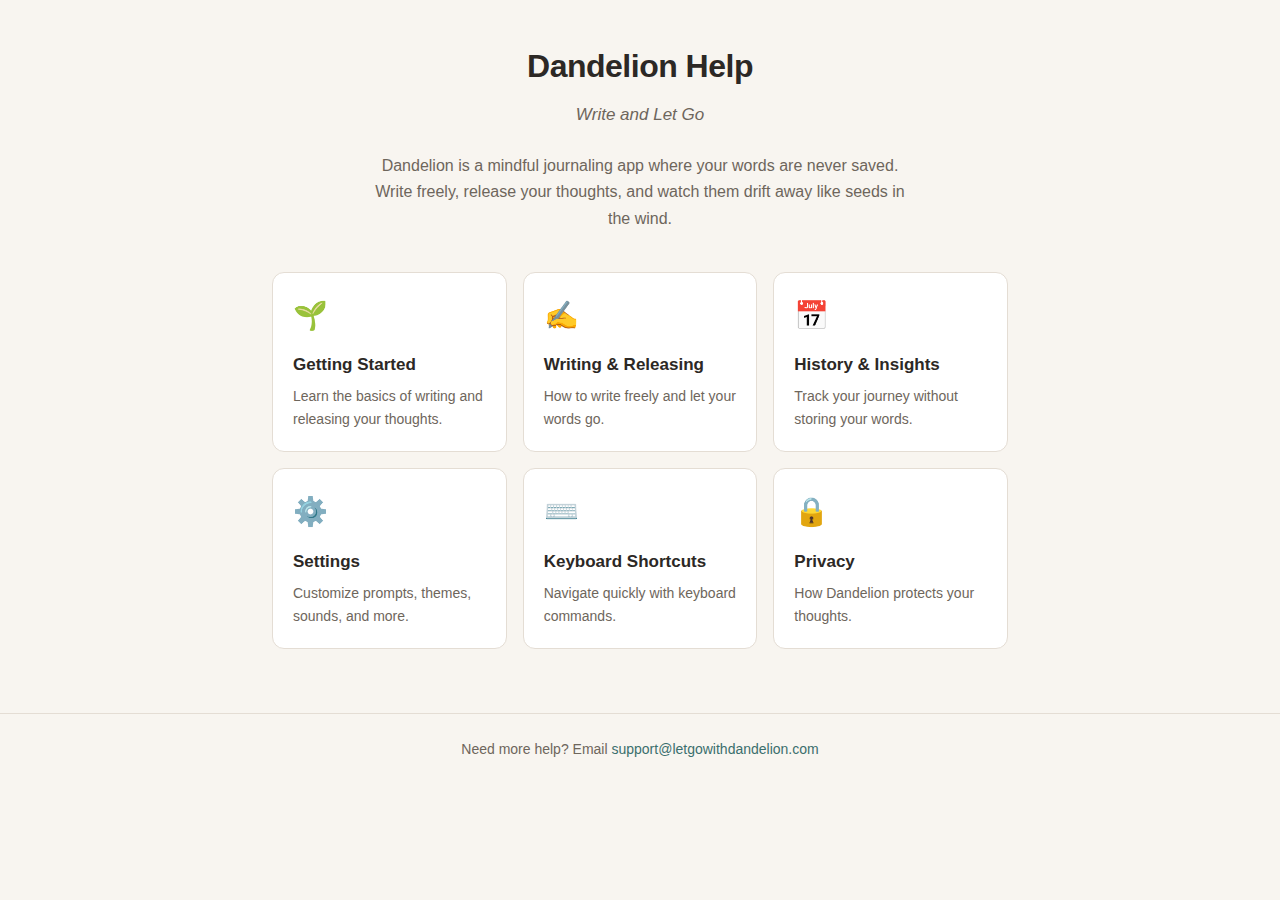
<file: Dandelion/Help/DandelionHelp.help/Contents/Resources/en.lproj/index.html>
<!DOCTYPE html>
<html lang="en">
<head>
  <meta charset="utf-8">
  <meta name="AppleTitle" content="Dandelion Help">
  <meta name="description" content="Learn how to use Dandelion to write and let go.">
  <title>Dandelion Help</title>
  <link rel="stylesheet" href="styles.css">
</head>
<body>
  <header>
    <h1>Dandelion Help</h1>
    <p class="tagline">Write and Let Go</p>
  </header>

  <section class="intro">
    <p>Dandelion is a mindful journaling app where your words are never saved. Write freely, release your thoughts, and watch them drift away like seeds in the wind.</p>
  </section>

  <nav class="topic-grid">
    <a href="getting-started.html" class="topic-card">
      <span class="icon">&#x1F331;</span>
      <h2>Getting Started</h2>
      <p>Learn the basics of writing and releasing your thoughts.</p>
    </a>

    <a href="writing.html" class="topic-card">
      <span class="icon">&#x270D;&#xFE0F;</span>
      <h2>Writing & Releasing</h2>
      <p>How to write freely and let your words go.</p>
    </a>

    <a href="history.html" class="topic-card">
      <span class="icon">&#x1F4C5;</span>
      <h2>History & Insights</h2>
      <p>Track your journey without storing your words.</p>
    </a>

    <a href="settings.html" class="topic-card">
      <span class="icon">&#x2699;&#xFE0F;</span>
      <h2>Settings</h2>
      <p>Customize prompts, themes, sounds, and more.</p>
    </a>

    <a href="shortcuts.html" class="topic-card">
      <span class="icon">&#x2328;&#xFE0F;</span>
      <h2>Keyboard Shortcuts</h2>
      <p>Navigate quickly with keyboard commands.</p>
    </a>

    <a href="privacy.html" class="topic-card">
      <span class="icon">&#x1F512;</span>
      <h2>Privacy</h2>
      <p>How Dandelion protects your thoughts.</p>
    </a>
  </nav>

  <footer>
    <p>Need more help? Email <a href="mailto:support@letgowithdandelion.com">support@letgowithdandelion.com</a></p>
  </footer>
</body>
</html>
</file>
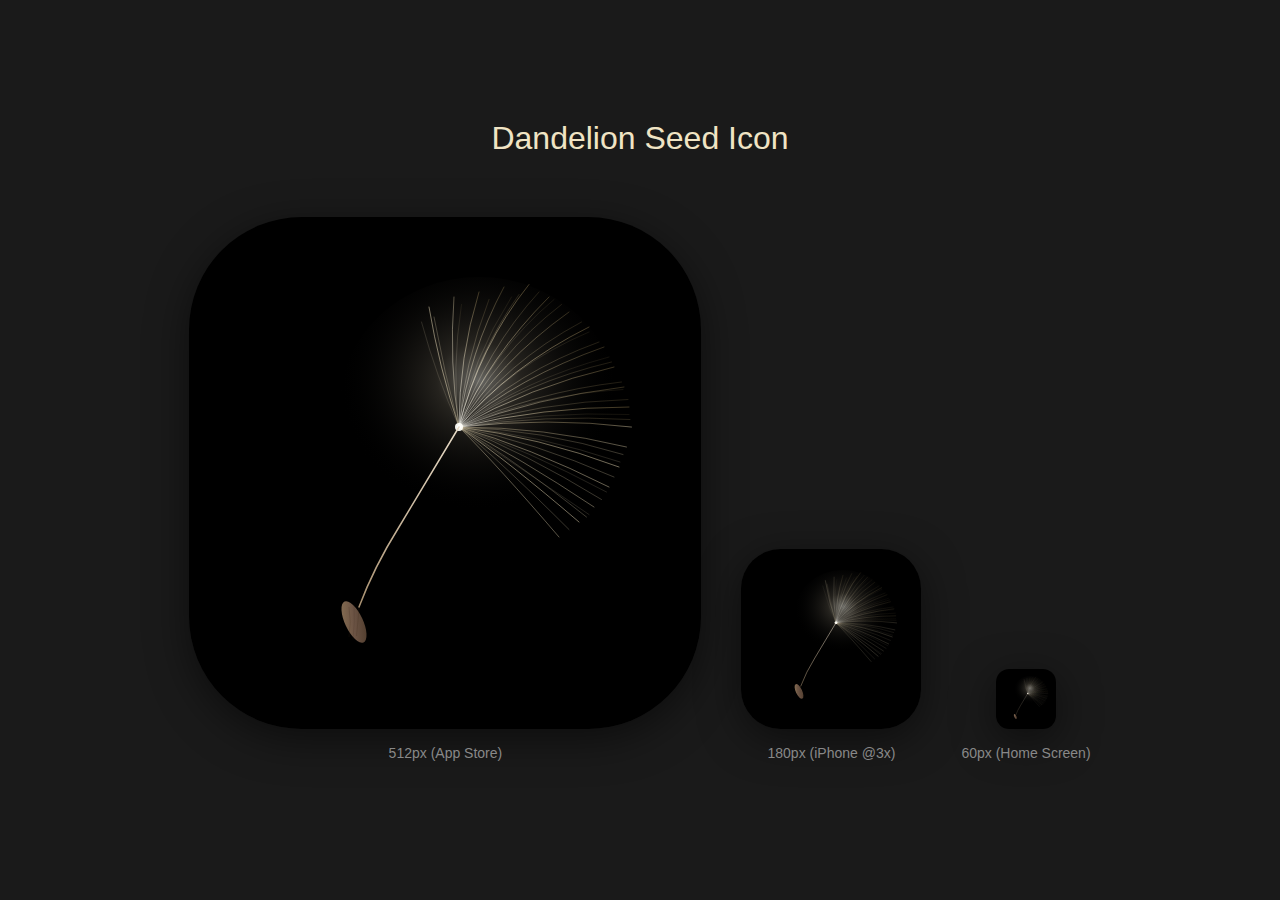
<file: Dandelion/Assets.xcassets/AppIcon-Seed.appiconset/preview.html>
<!DOCTYPE html>
<html>
<head>
  <title>Dandelion Seed Icon Preview</title>
  <style>
    body {
      background: #1a1a1a;
      display: flex;
      flex-direction: column;
      align-items: center;
      justify-content: center;
      min-height: 100vh;
      margin: 0;
      font-family: -apple-system, BlinkMacSystemFont, sans-serif;
      color: #888;
    }
    .preview-container {
      display: flex;
      gap: 40px;
      align-items: flex-end;
      margin-bottom: 40px;
    }
    .preview {
      text-align: center;
    }
    .preview img, .preview object {
      border-radius: 22%;
      box-shadow: 0 10px 40px rgba(0,0,0,0.5);
    }
    .label {
      margin-top: 12px;
      font-size: 14px;
    }
    h1 {
      color: #f0e4c4;
      font-weight: 300;
      margin-bottom: 60px;
    }
  </style>
</head>
<body>
  <h1>Dandelion Seed Icon</h1>
  <div class="preview-container">
    <div class="preview">
      <object data="dandelion-seed.svg" type="image/svg+xml" width="512" height="512"></object>
      <div class="label">512px (App Store)</div>
    </div>
    <div class="preview">
      <object data="dandelion-seed.svg" type="image/svg+xml" width="180" height="180"></object>
      <div class="label">180px (iPhone @3x)</div>
    </div>
    <div class="preview">
      <object data="dandelion-seed.svg" type="image/svg+xml" width="60" height="60"></object>
      <div class="label">60px (Home Screen)</div>
    </div>
  </div>
</body>
</html>
</file>
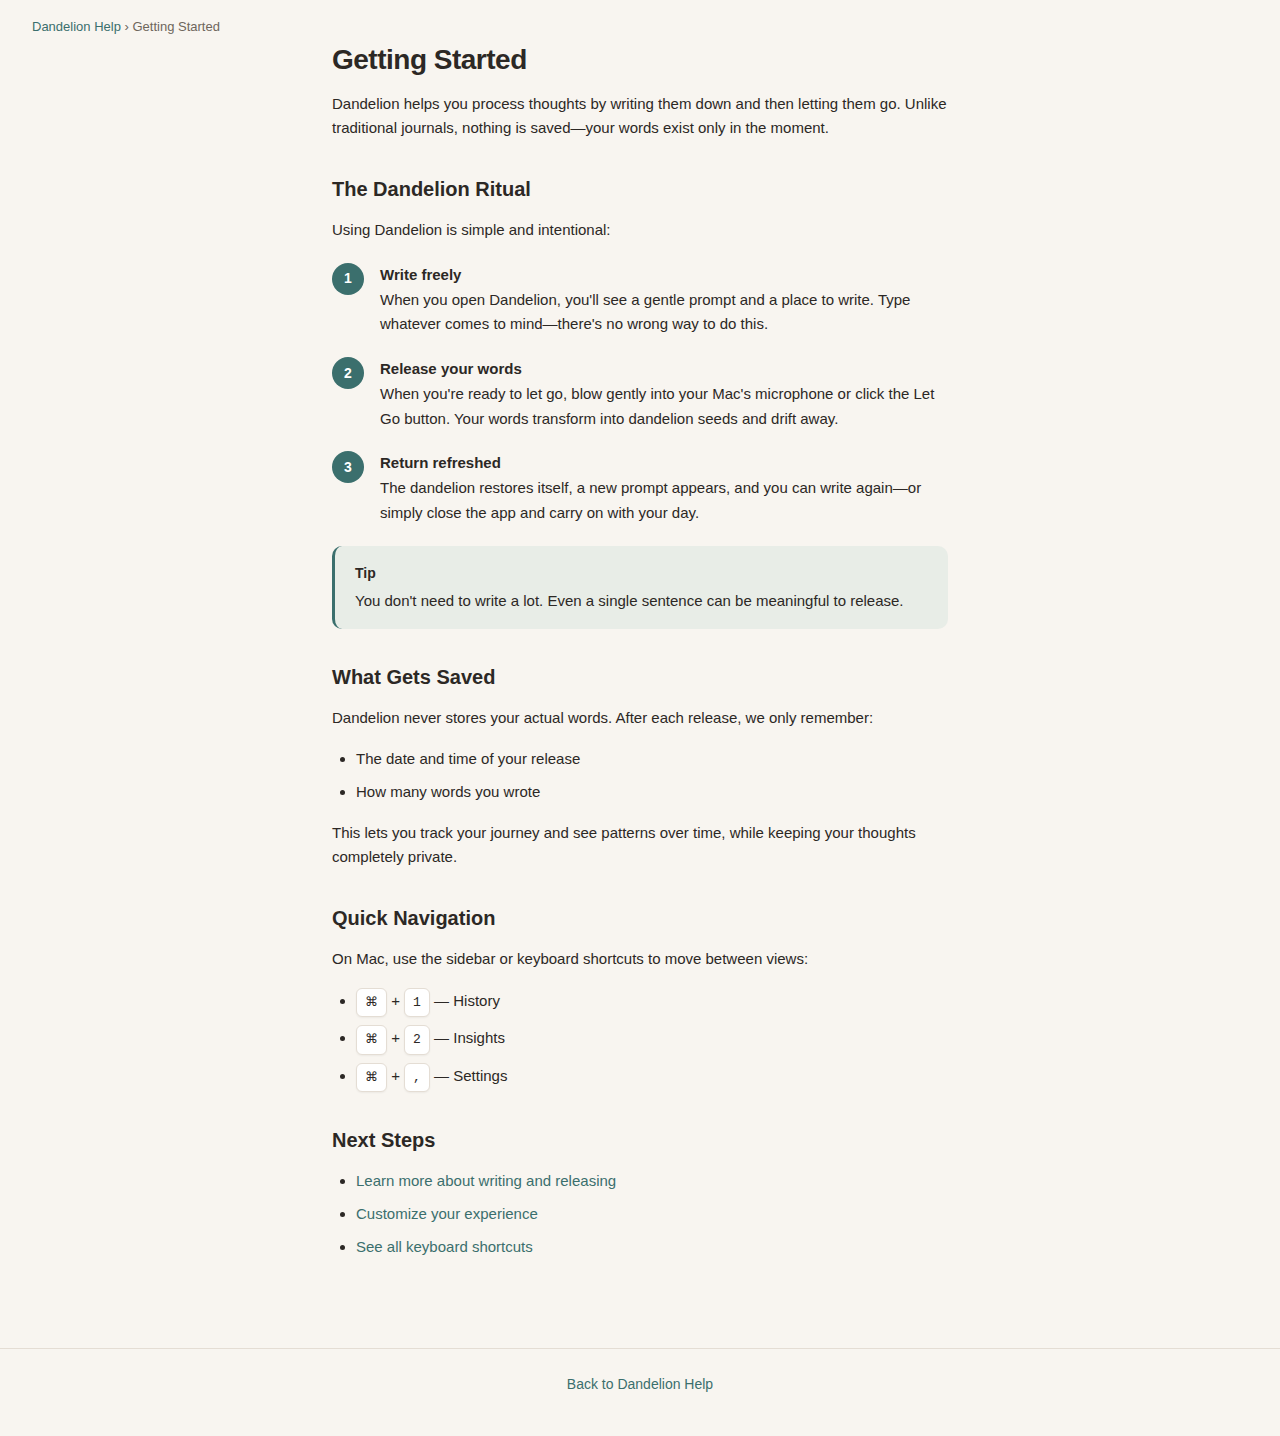
<file: Dandelion/Help/DandelionHelp.help/Contents/Resources/en.lproj/getting-started.html>
<!DOCTYPE html>
<html lang="en">
<head>
  <meta charset="utf-8">
  <meta name="description" content="Get started with Dandelion - learn the basics of mindful journaling.">
  <title>Getting Started - Dandelion Help</title>
  <link rel="stylesheet" href="styles.css">
</head>
<body>
  <nav class="breadcrumb">
    <a href="index.html">Dandelion Help</a> &rsaquo; Getting Started
  </nav>

  <main>
    <h1>Getting Started</h1>
    <p>Dandelion helps you process thoughts by writing them down and then letting them go. Unlike traditional journals, nothing is saved—your words exist only in the moment.</p>

    <h2>The Dandelion Ritual</h2>
    <p>Using Dandelion is simple and intentional:</p>

    <ol class="steps">
      <li>
        <strong>Write freely</strong><br>
        When you open Dandelion, you'll see a gentle prompt and a place to write. Type whatever comes to mind—there's no wrong way to do this.
      </li>
      <li>
        <strong>Release your words</strong><br>
        When you're ready to let go, blow gently into your Mac's microphone or click the Let Go button. Your words transform into dandelion seeds and drift away.
      </li>
      <li>
        <strong>Return refreshed</strong><br>
        The dandelion restores itself, a new prompt appears, and you can write again—or simply close the app and carry on with your day.
      </li>
    </ol>

    <div class="tip">
      <strong>Tip</strong>
      You don't need to write a lot. Even a single sentence can be meaningful to release.
    </div>

    <h2>What Gets Saved</h2>
    <p>Dandelion never stores your actual words. After each release, we only remember:</p>
    <ul>
      <li>The date and time of your release</li>
      <li>How many words you wrote</li>
    </ul>
    <p>This lets you track your journey and see patterns over time, while keeping your thoughts completely private.</p>

    <h2>Quick Navigation</h2>
    <p>On Mac, use the sidebar or keyboard shortcuts to move between views:</p>
    <ul>
      <li><kbd>&#8984;</kbd> + <kbd>1</kbd> — History</li>
      <li><kbd>&#8984;</kbd> + <kbd>2</kbd> — Insights</li>
      <li><kbd>&#8984;</kbd> + <kbd>,</kbd> — Settings</li>
    </ul>

    <h2>Next Steps</h2>
    <ul>
      <li><a href="writing.html">Learn more about writing and releasing</a></li>
      <li><a href="settings.html">Customize your experience</a></li>
      <li><a href="shortcuts.html">See all keyboard shortcuts</a></li>
    </ul>
  </main>

  <footer>
    <p><a href="index.html">Back to Dandelion Help</a></p>
  </footer>
</body>
</html>
</file>
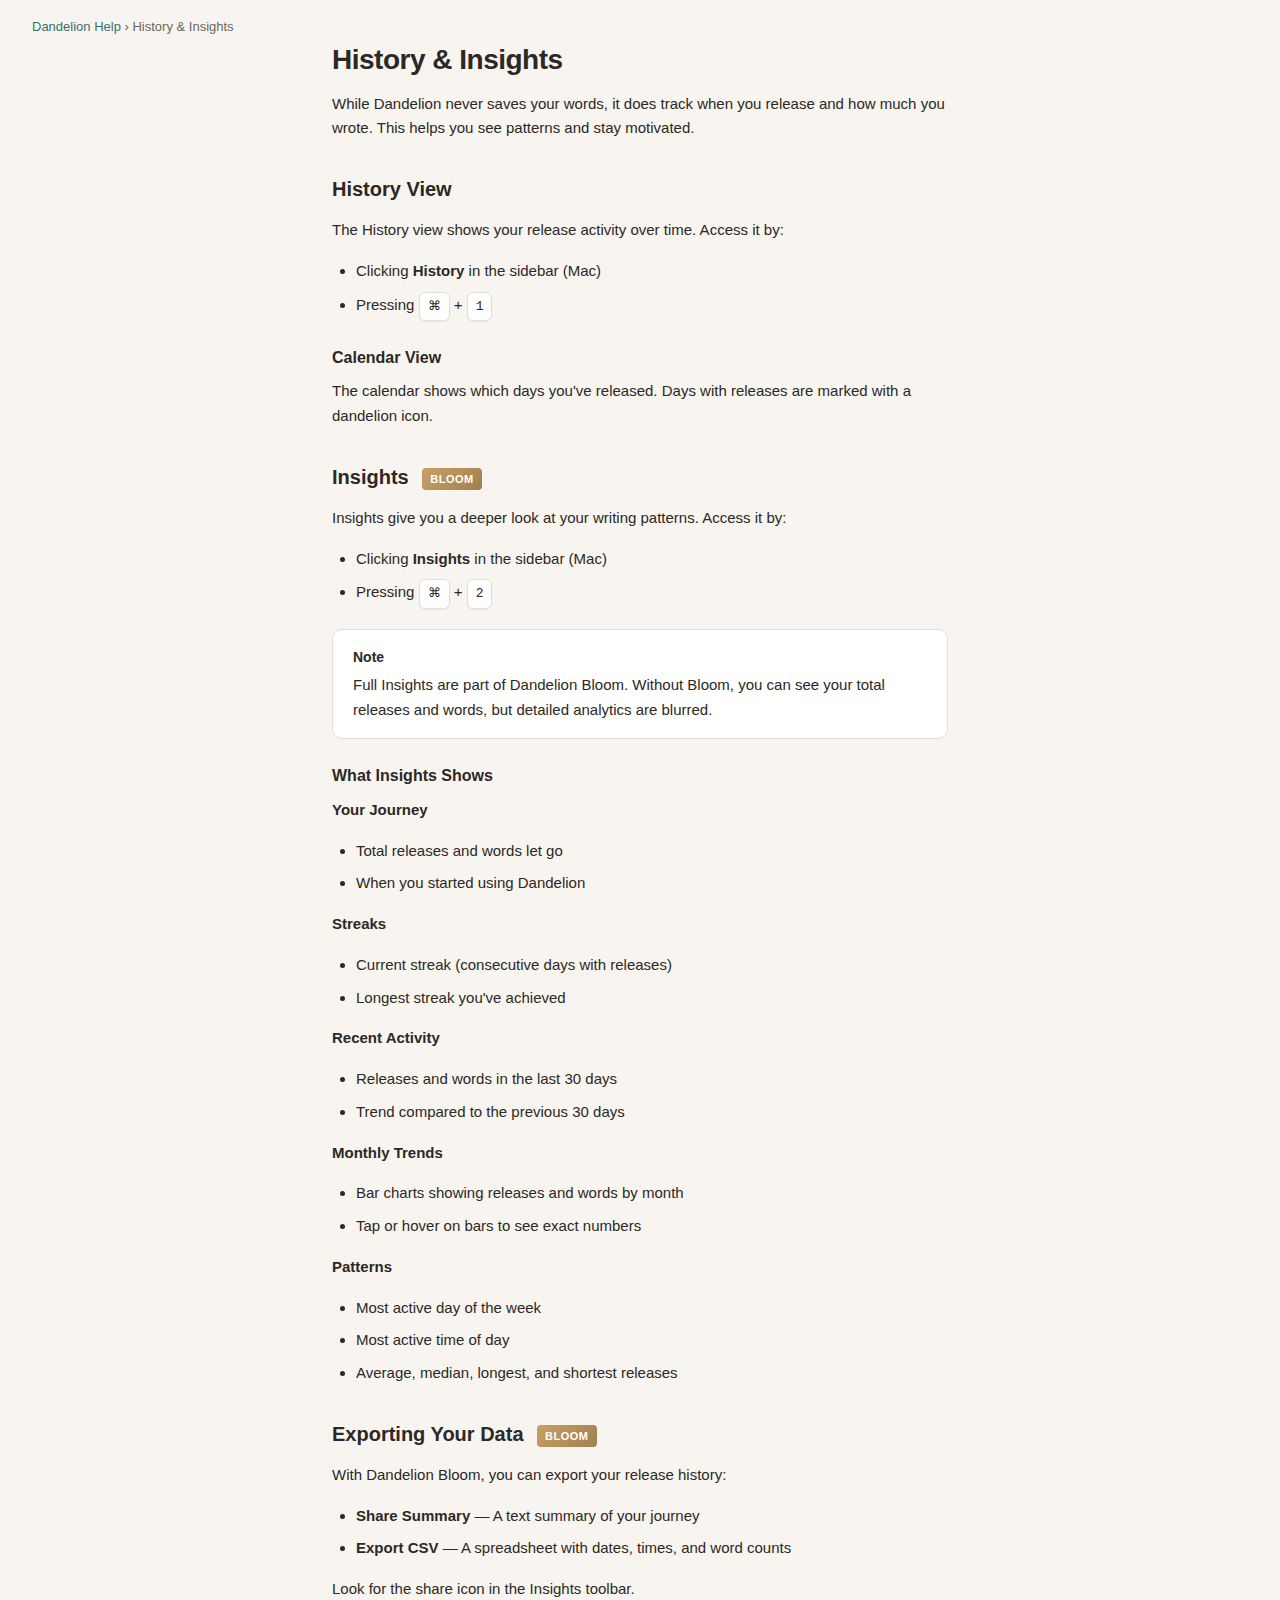
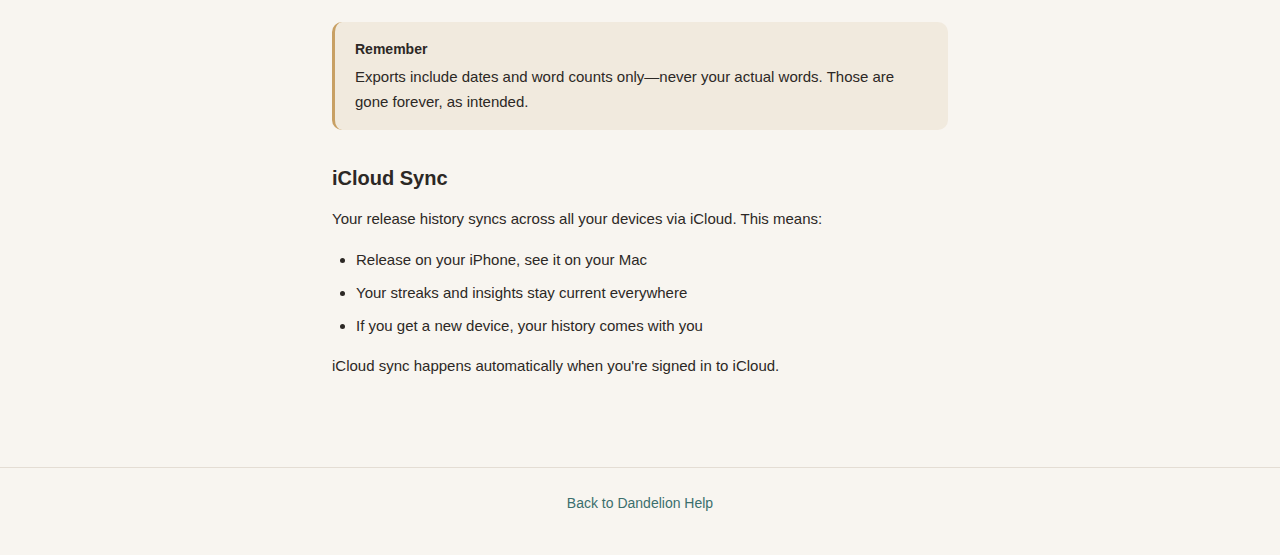
<file: Dandelion/Help/DandelionHelp.help/Contents/Resources/en.lproj/history.html>
<!DOCTYPE html>
<html lang="en">
<head>
  <meta charset="utf-8">
  <meta name="description" content="Track your release history and discover insights about your writing patterns.">
  <title>History & Insights - Dandelion Help</title>
  <link rel="stylesheet" href="styles.css">
</head>
<body>
  <nav class="breadcrumb">
    <a href="index.html">Dandelion Help</a> &rsaquo; History & Insights
  </nav>

  <main>
    <h1>History & Insights</h1>
    <p>While Dandelion never saves your words, it does track when you release and how much you wrote. This helps you see patterns and stay motivated.</p>

    <h2>History View</h2>
    <p>The History view shows your release activity over time. Access it by:</p>
    <ul>
      <li>Clicking <strong>History</strong> in the sidebar (Mac)</li>
      <li>Pressing <kbd>&#8984;</kbd> + <kbd>1</kbd></li>
    </ul>

    <h3>Calendar View</h3>
    <p>The calendar shows which days you've released. Days with releases are marked with a dandelion icon.</p>

    <h2>Insights <span class="premium-badge">Bloom</span></h2>
    <p>Insights give you a deeper look at your writing patterns. Access it by:</p>
    <ul>
      <li>Clicking <strong>Insights</strong> in the sidebar (Mac)</li>
      <li>Pressing <kbd>&#8984;</kbd> + <kbd>2</kbd></li>
    </ul>

    <div class="note">
      <strong>Note</strong>
      Full Insights are part of Dandelion Bloom. Without Bloom, you can see your total releases and words, but detailed analytics are blurred.
    </div>

    <h3>What Insights Shows</h3>

    <p><strong>Your Journey</strong></p>
    <ul>
      <li>Total releases and words let go</li>
      <li>When you started using Dandelion</li>
    </ul>

    <p><strong>Streaks</strong></p>
    <ul>
      <li>Current streak (consecutive days with releases)</li>
      <li>Longest streak you've achieved</li>
    </ul>

    <p><strong>Recent Activity</strong></p>
    <ul>
      <li>Releases and words in the last 30 days</li>
      <li>Trend compared to the previous 30 days</li>
    </ul>

    <p><strong>Monthly Trends</strong></p>
    <ul>
      <li>Bar charts showing releases and words by month</li>
      <li>Tap or hover on bars to see exact numbers</li>
    </ul>

    <p><strong>Patterns</strong></p>
    <ul>
      <li>Most active day of the week</li>
      <li>Most active time of day</li>
      <li>Average, median, longest, and shortest releases</li>
    </ul>

    <h2>Exporting Your Data <span class="premium-badge">Bloom</span></h2>
    <p>With Dandelion Bloom, you can export your release history:</p>
    <ul>
      <li><strong>Share Summary</strong> — A text summary of your journey</li>
      <li><strong>Export CSV</strong> — A spreadsheet with dates, times, and word counts</li>
    </ul>
    <p>Look for the share icon in the Insights toolbar.</p>

    <div class="important">
      <strong>Remember</strong>
      Exports include dates and word counts only—never your actual words. Those are gone forever, as intended.
    </div>

    <h2>iCloud Sync</h2>
    <p>Your release history syncs across all your devices via iCloud. This means:</p>
    <ul>
      <li>Release on your iPhone, see it on your Mac</li>
      <li>Your streaks and insights stay current everywhere</li>
      <li>If you get a new device, your history comes with you</li>
    </ul>
    <p>iCloud sync happens automatically when you're signed in to iCloud.</p>
  </main>

  <footer>
    <p><a href="index.html">Back to Dandelion Help</a></p>
  </footer>
</body>
</html>
</file>
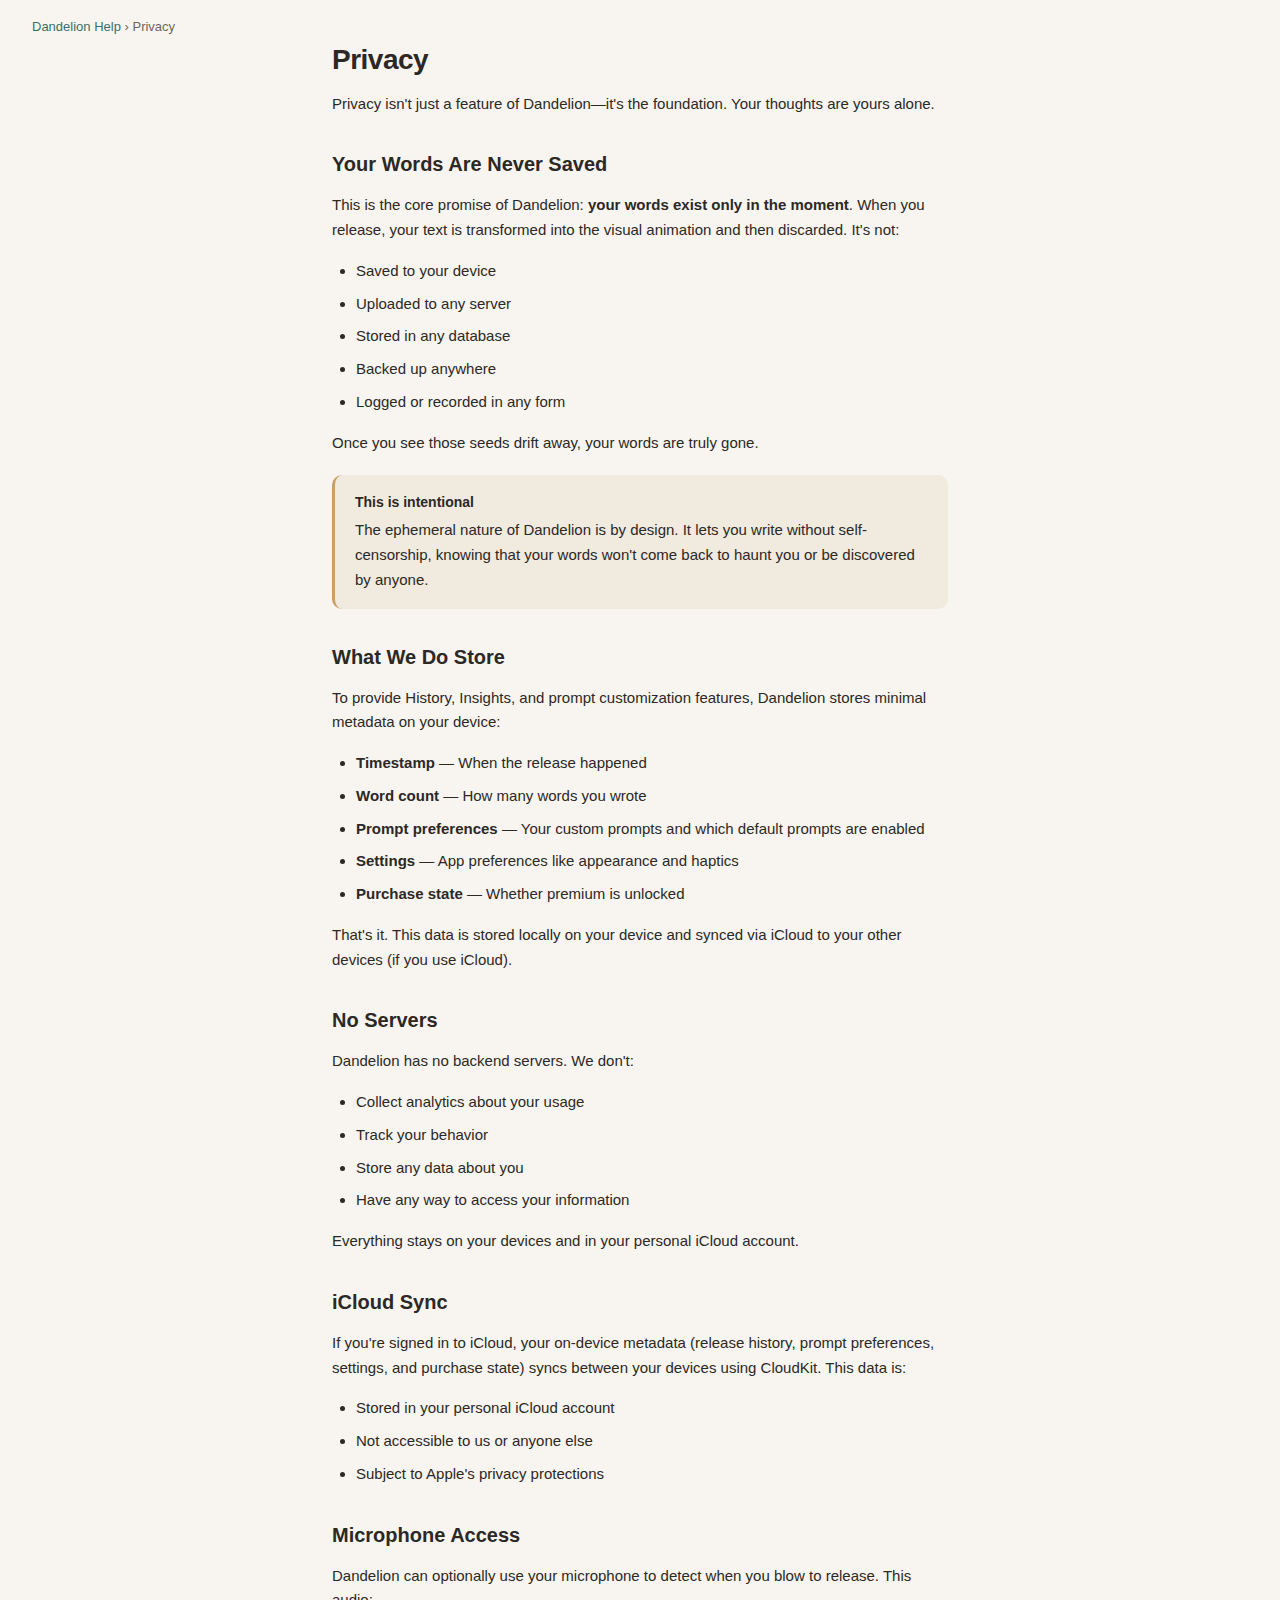
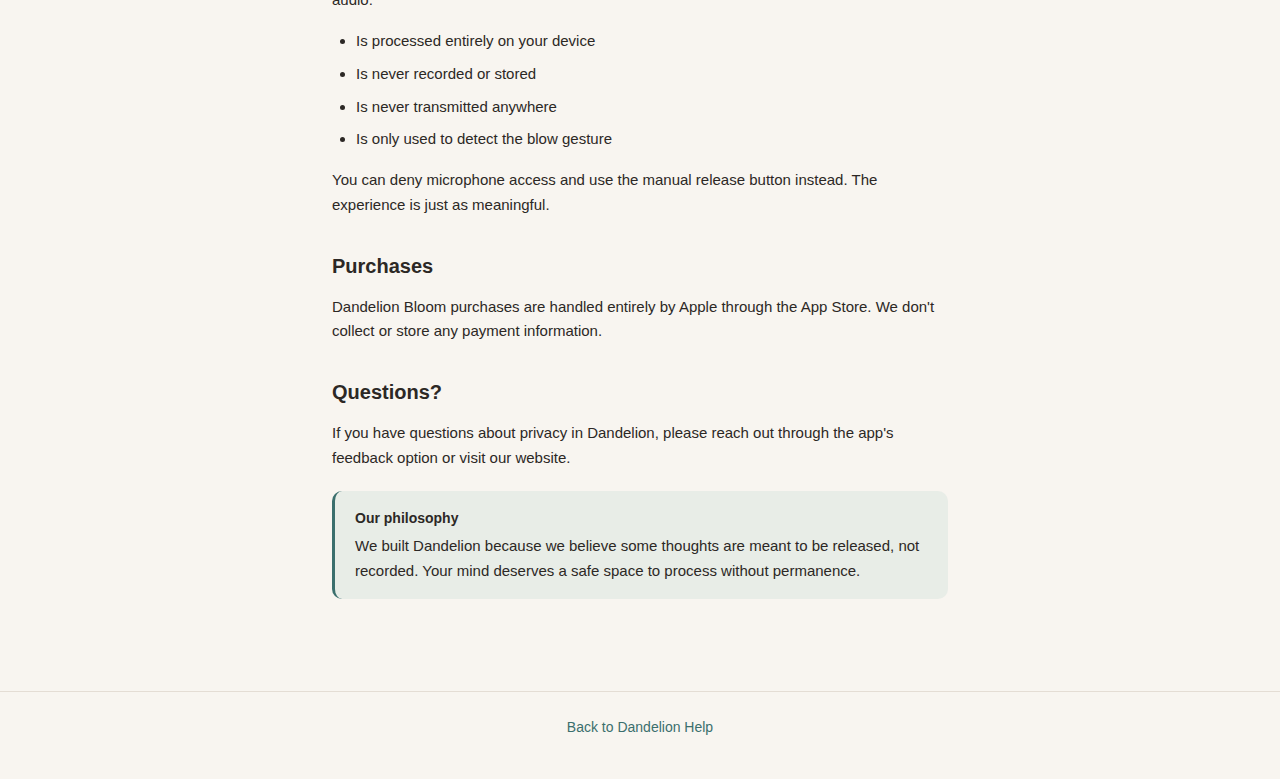
<file: Dandelion/Help/DandelionHelp.help/Contents/Resources/en.lproj/privacy.html>
<!DOCTYPE html>
<html lang="en">
<head>
  <meta charset="utf-8">
  <meta name="description" content="How Dandelion protects your privacy and keeps your thoughts safe.">
  <title>Privacy - Dandelion Help</title>
  <link rel="stylesheet" href="styles.css">
</head>
<body>
  <nav class="breadcrumb">
    <a href="index.html">Dandelion Help</a> &rsaquo; Privacy
  </nav>

  <main>
    <h1>Privacy</h1>
    <p>Privacy isn't just a feature of Dandelion—it's the foundation. Your thoughts are yours alone.</p>

    <h2>Your Words Are Never Saved</h2>
    <p>This is the core promise of Dandelion: <strong>your words exist only in the moment</strong>. When you release, your text is transformed into the visual animation and then discarded. It's not:</p>
    <ul>
      <li>Saved to your device</li>
      <li>Uploaded to any server</li>
      <li>Stored in any database</li>
      <li>Backed up anywhere</li>
      <li>Logged or recorded in any form</li>
    </ul>
    <p>Once you see those seeds drift away, your words are truly gone.</p>

    <div class="important">
      <strong>This is intentional</strong>
      The ephemeral nature of Dandelion is by design. It lets you write without self-censorship, knowing that your words won't come back to haunt you or be discovered by anyone.
    </div>

    <h2>What We Do Store</h2>
    <p>To provide History, Insights, and prompt customization features, Dandelion stores minimal metadata on your device:</p>
    <ul>
      <li><strong>Timestamp</strong> — When the release happened</li>
      <li><strong>Word count</strong> — How many words you wrote</li>
      <li><strong>Prompt preferences</strong> — Your custom prompts and which default prompts are enabled</li>
      <li><strong>Settings</strong> — App preferences like appearance and haptics</li>
      <li><strong>Purchase state</strong> — Whether premium is unlocked</li>
    </ul>
    <p>That's it. This data is stored locally on your device and synced via iCloud to your other devices (if you use iCloud).</p>

    <h2>No Servers</h2>
    <p>Dandelion has no backend servers. We don't:</p>
    <ul>
      <li>Collect analytics about your usage</li>
      <li>Track your behavior</li>
      <li>Store any data about you</li>
      <li>Have any way to access your information</li>
    </ul>
    <p>Everything stays on your devices and in your personal iCloud account.</p>

    <h2>iCloud Sync</h2>
    <p>If you're signed in to iCloud, your on-device metadata (release history, prompt preferences, settings, and purchase state) syncs between your devices using CloudKit. This data is:</p>
    <ul>
      <li>Stored in your personal iCloud account</li>
      <li>Not accessible to us or anyone else</li>
      <li>Subject to Apple's privacy protections</li>
    </ul>

    <h2>Microphone Access</h2>
    <p>Dandelion can optionally use your microphone to detect when you blow to release. This audio:</p>
    <ul>
      <li>Is processed entirely on your device</li>
      <li>Is never recorded or stored</li>
      <li>Is never transmitted anywhere</li>
      <li>Is only used to detect the blow gesture</li>
    </ul>
    <p>You can deny microphone access and use the manual release button instead. The experience is just as meaningful.</p>

    <h2>Purchases</h2>
    <p>Dandelion Bloom purchases are handled entirely by Apple through the App Store. We don't collect or store any payment information.</p>

    <h2>Questions?</h2>
    <p>If you have questions about privacy in Dandelion, please reach out through the app's feedback option or visit our website.</p>

    <div class="tip">
      <strong>Our philosophy</strong>
      We built Dandelion because we believe some thoughts are meant to be released, not recorded. Your mind deserves a safe space to process without permanence.
    </div>
  </main>

  <footer>
    <p><a href="index.html">Back to Dandelion Help</a></p>
  </footer>
</body>
</html>
</file>
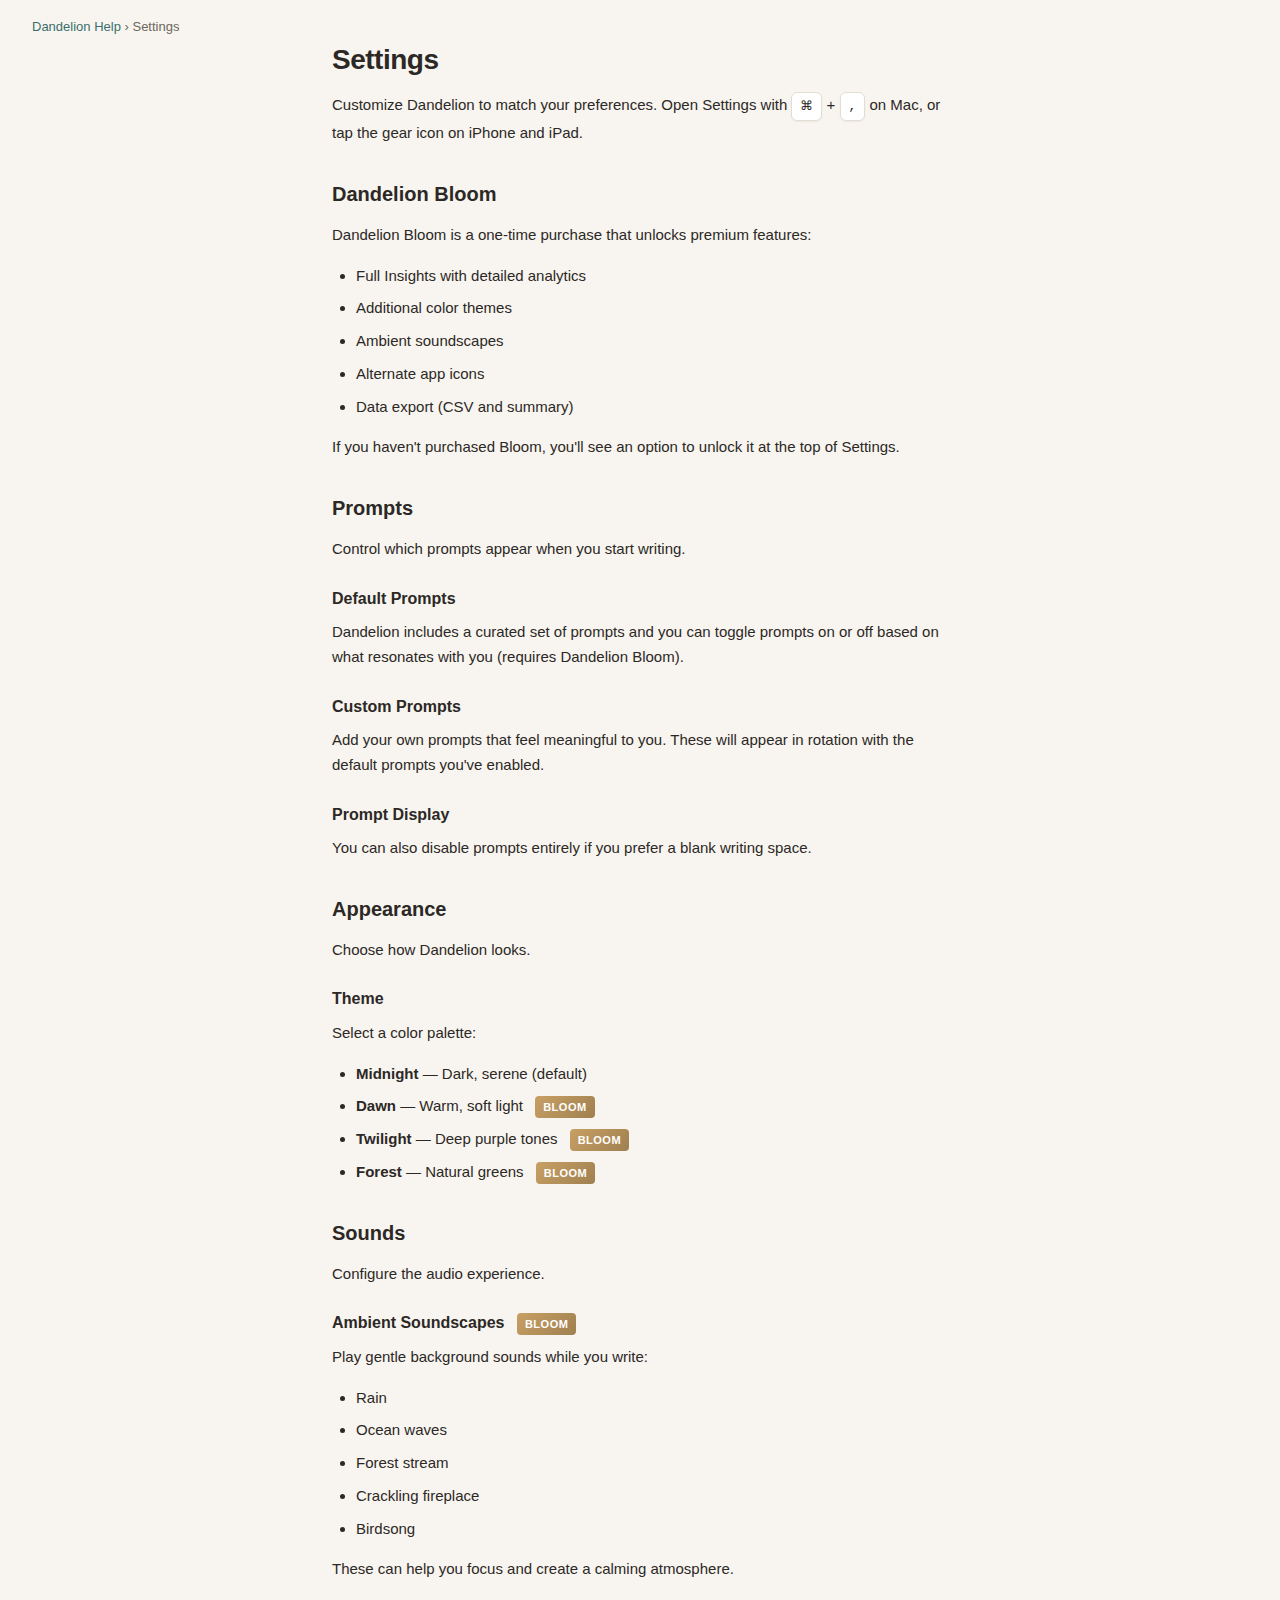
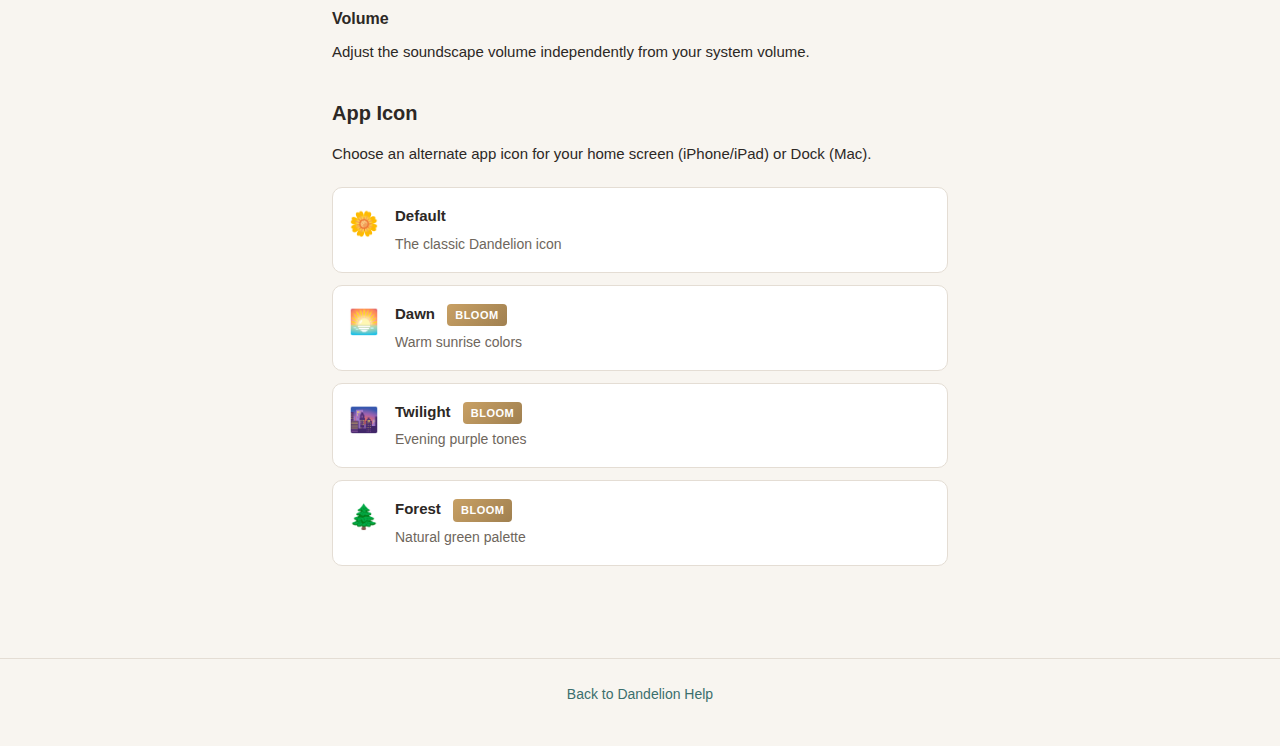
<file: Dandelion/Help/DandelionHelp.help/Contents/Resources/en.lproj/settings.html>
<!DOCTYPE html>
<html lang="en">
<head>
  <meta charset="utf-8">
  <meta name="description" content="Customize Dandelion with prompts, themes, sounds, and app icons.">
  <title>Settings - Dandelion Help</title>
  <link rel="stylesheet" href="styles.css">
</head>
<body>
  <nav class="breadcrumb">
    <a href="index.html">Dandelion Help</a> &rsaquo; Settings
  </nav>

  <main>
    <h1>Settings</h1>
    <p>Customize Dandelion to match your preferences. Open Settings with <kbd>&#8984;</kbd> + <kbd>,</kbd> on Mac, or tap the gear icon on iPhone and iPad.</p>

    <h2>Dandelion Bloom</h2>
    <p>Dandelion Bloom is a one-time purchase that unlocks premium features:</p>
    <ul>
      <li>Full Insights with detailed analytics</li>
      <li>Additional color themes</li>
      <li>Ambient soundscapes</li>
      <li>Alternate app icons</li>
      <li>Data export (CSV and summary)</li>
    </ul>
    <p>If you haven't purchased Bloom, you'll see an option to unlock it at the top of Settings.</p>

    <h2>Prompts</h2>
    <p>Control which prompts appear when you start writing.</p>

    <h3>Default Prompts</h3>
    <p>Dandelion includes a curated set of prompts and you can toggle prompts on or off based on what resonates with you (requires Dandelion Bloom).</p>

    <h3>Custom Prompts</h3>
    <p>Add your own prompts that feel meaningful to you. These will appear in rotation with the default prompts you've enabled.</p>

    <h3>Prompt Display</h3>
    <p>You can also disable prompts entirely if you prefer a blank writing space.</p>

    <h2>Appearance</h2>
    <p>Choose how Dandelion looks.</p>

    <h3>Theme</h3>
    <p>Select a color palette:</p>
    <ul>
      <li><strong>Midnight</strong> — Dark, serene (default)</li>
      <li><strong>Dawn</strong> — Warm, soft light <span class="premium-badge">Bloom</span></li>
      <li><strong>Twilight</strong> — Deep purple tones <span class="premium-badge">Bloom</span></li>
      <li><strong>Forest</strong> — Natural greens <span class="premium-badge">Bloom</span></li>
    </ul>

    <h2>Sounds</h2>
    <p>Configure the audio experience.</p>

    <h3>Ambient Soundscapes <span class="premium-badge">Bloom</span></h3>
    <p>Play gentle background sounds while you write:</p>
    <ul>
      <li>Rain</li>
      <li>Ocean waves</li>
      <li>Forest stream</li>
      <li>Crackling fireplace</li>
      <li>Birdsong</li>
    </ul>
    <p>These can help you focus and create a calming atmosphere.</p>

    <h3>Volume</h3>
    <p>Adjust the soundscape volume independently from your system volume.</p>

    <h2>App Icon</h2>
    <p>Choose an alternate app icon for your home screen (iPhone/iPad) or Dock (Mac).</p>

    <div class="feature-list">
      <div class="feature-item">
        <span class="icon">&#x1F33C;</span>
        <div>
          <h3>Default</h3>
          <p>The classic Dandelion icon</p>
        </div>
      </div>
      <div class="feature-item">
        <span class="icon">&#x1F305;</span>
        <div>
          <h3>Dawn <span class="premium-badge">Bloom</span></h3>
          <p>Warm sunrise colors</p>
        </div>
      </div>
      <div class="feature-item">
        <span class="icon">&#x1F306;</span>
        <div>
          <h3>Twilight <span class="premium-badge">Bloom</span></h3>
          <p>Evening purple tones</p>
        </div>
      </div>
      <div class="feature-item">
        <span class="icon">&#x1F332;</span>
        <div>
          <h3>Forest <span class="premium-badge">Bloom</span></h3>
          <p>Natural green palette</p>
        </div>
      </div>
    </div>
  </main>

  <footer>
    <p><a href="index.html">Back to Dandelion Help</a></p>
  </footer>
</body>
</html>
</file>
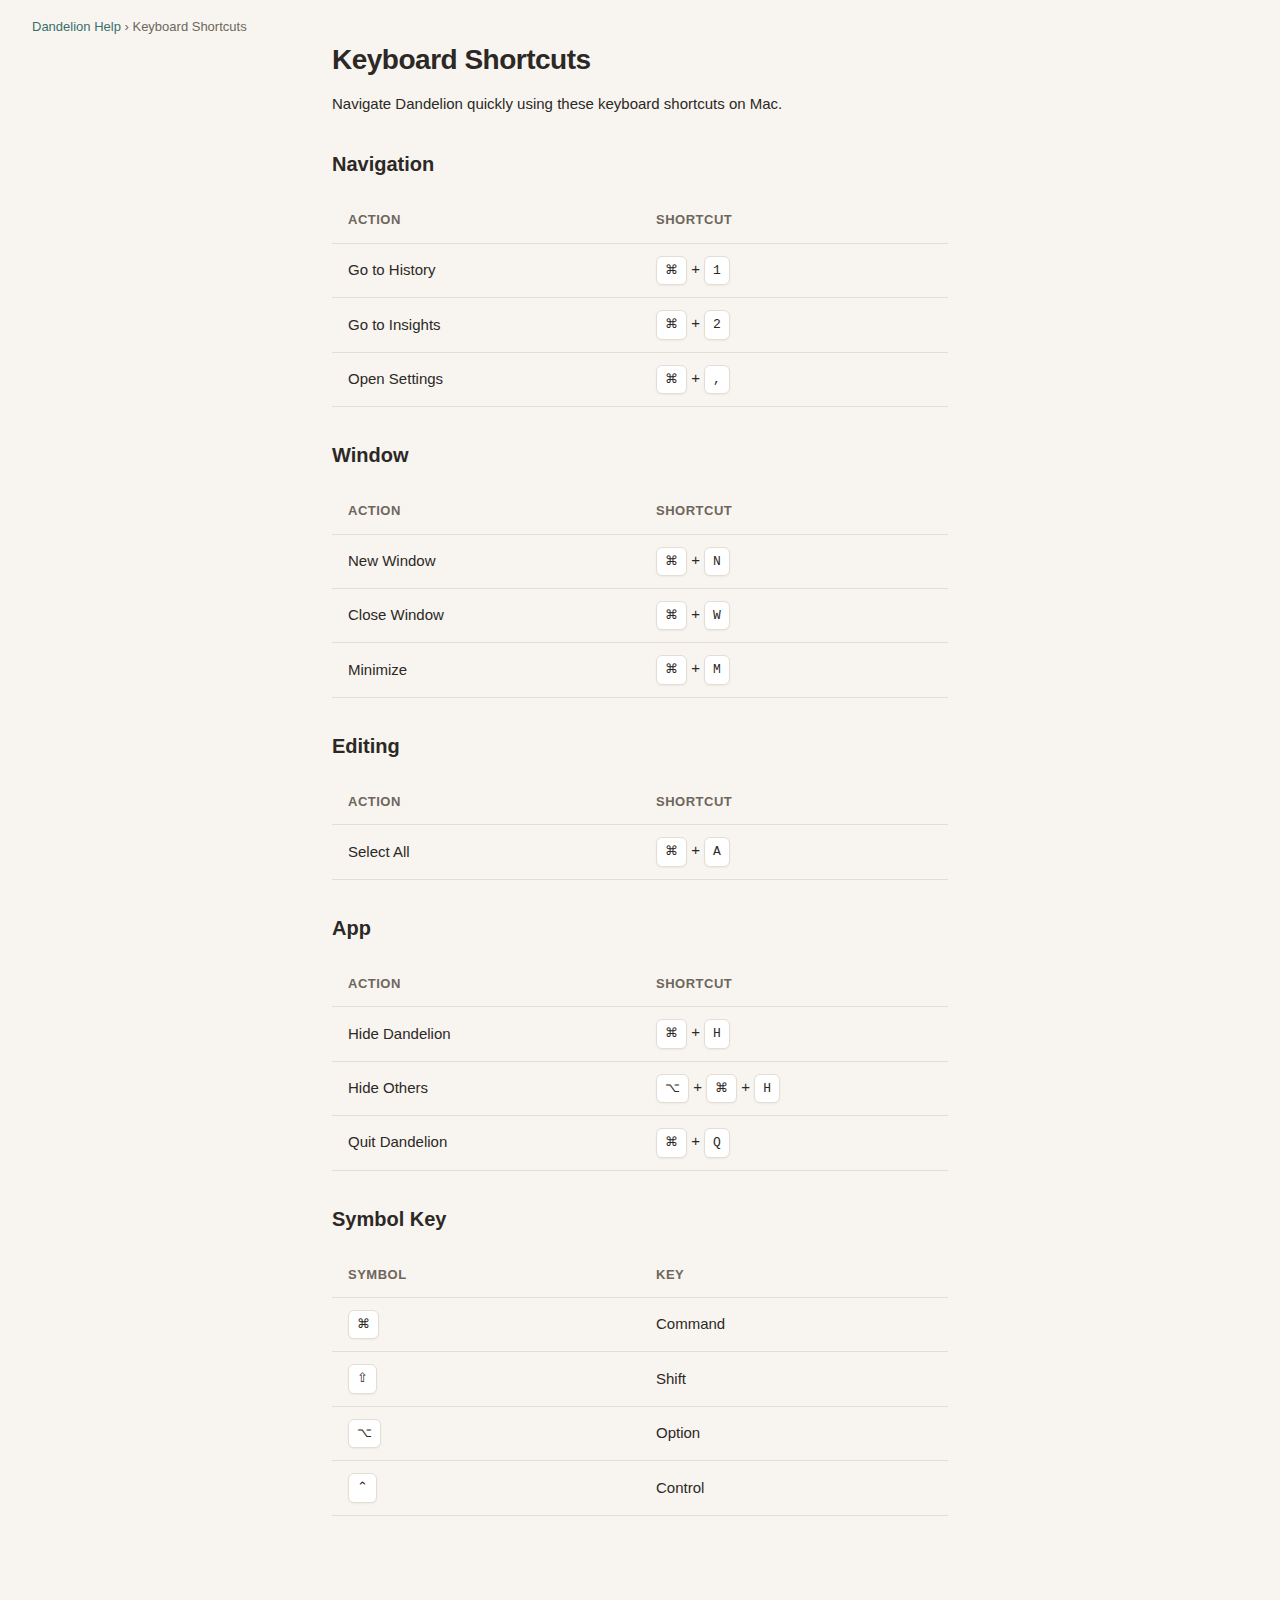
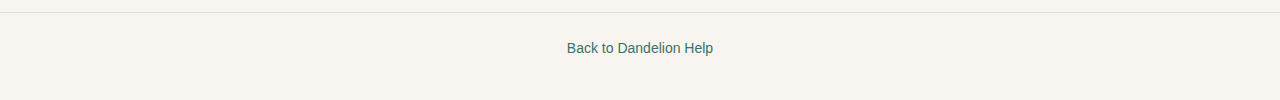
<file: Dandelion/Help/DandelionHelp.help/Contents/Resources/en.lproj/shortcuts.html>
<!DOCTYPE html>
<html lang="en">
<head>
  <meta charset="utf-8">
  <meta name="description" content="Keyboard shortcuts for navigating Dandelion on Mac.">
  <title>Keyboard Shortcuts - Dandelion Help</title>
  <link rel="stylesheet" href="styles.css">
</head>
<body>
  <nav class="breadcrumb">
    <a href="index.html">Dandelion Help</a> &rsaquo; Keyboard Shortcuts
  </nav>

  <main>
    <h1>Keyboard Shortcuts</h1>
    <p>Navigate Dandelion quickly using these keyboard shortcuts on Mac.</p>

    <h2>Navigation</h2>
    <table class="shortcuts-table">
      <thead>
        <tr>
          <th>Action</th>
          <th>Shortcut</th>
        </tr>
      </thead>
      <tbody>
        <tr>
          <td>Go to History</td>
          <td><kbd>&#8984;</kbd> + <kbd>1</kbd></td>
        </tr>
        <tr>
          <td>Go to Insights</td>
          <td><kbd>&#8984;</kbd> + <kbd>2</kbd></td>
        </tr>
        <tr>
          <td>Open Settings</td>
          <td><kbd>&#8984;</kbd> + <kbd>,</kbd></td>
        </tr>
      </tbody>
    </table>

    <h2>Window</h2>
    <table class="shortcuts-table">
      <thead>
        <tr>
          <th>Action</th>
          <th>Shortcut</th>
        </tr>
      </thead>
      <tbody>
        <tr>
          <td>New Window</td>
          <td><kbd>&#8984;</kbd> + <kbd>N</kbd></td>
        </tr>
        <tr>
          <td>Close Window</td>
          <td><kbd>&#8984;</kbd> + <kbd>W</kbd></td>
        </tr>
        <tr>
          <td>Minimize</td>
          <td><kbd>&#8984;</kbd> + <kbd>M</kbd></td>
        </tr>
      </tbody>
    </table>

    <h2>Editing</h2>
    <table class="shortcuts-table">
      <thead>
        <tr>
          <th>Action</th>
          <th>Shortcut</th>
        </tr>
      </thead>
      <tbody>
        <tr>
          <td>Select All</td>
          <td><kbd>&#8984;</kbd> + <kbd>A</kbd></td>
        </tr>
      </tbody>
    </table>

    <h2>App</h2>
    <table class="shortcuts-table">
      <thead>
        <tr>
          <th>Action</th>
          <th>Shortcut</th>
        </tr>
      </thead>
      <tbody>
        <tr>
          <td>Hide Dandelion</td>
          <td><kbd>&#8984;</kbd> + <kbd>H</kbd></td>
        </tr>
        <tr>
          <td>Hide Others</td>
          <td><kbd>&#8997;</kbd> + <kbd>&#8984;</kbd> + <kbd>H</kbd></td>
        </tr>
        <tr>
          <td>Quit Dandelion</td>
          <td><kbd>&#8984;</kbd> + <kbd>Q</kbd></td>
        </tr>
      </tbody>
    </table>

    <h2>Symbol Key</h2>
    <table class="shortcuts-table">
      <thead>
        <tr>
          <th>Symbol</th>
          <th>Key</th>
        </tr>
      </thead>
      <tbody>
        <tr>
          <td><kbd>&#8984;</kbd></td>
          <td>Command</td>
        </tr>
        <tr>
          <td><kbd>&#8679;</kbd></td>
          <td>Shift</td>
        </tr>
        <tr>
          <td><kbd>&#8997;</kbd></td>
          <td>Option</td>
        </tr>
        <tr>
          <td><kbd>&#8963;</kbd></td>
          <td>Control</td>
        </tr>
      </tbody>
    </table>
  </main>

  <footer>
    <p><a href="index.html">Back to Dandelion Help</a></p>
  </footer>
</body>
</html>
</file>
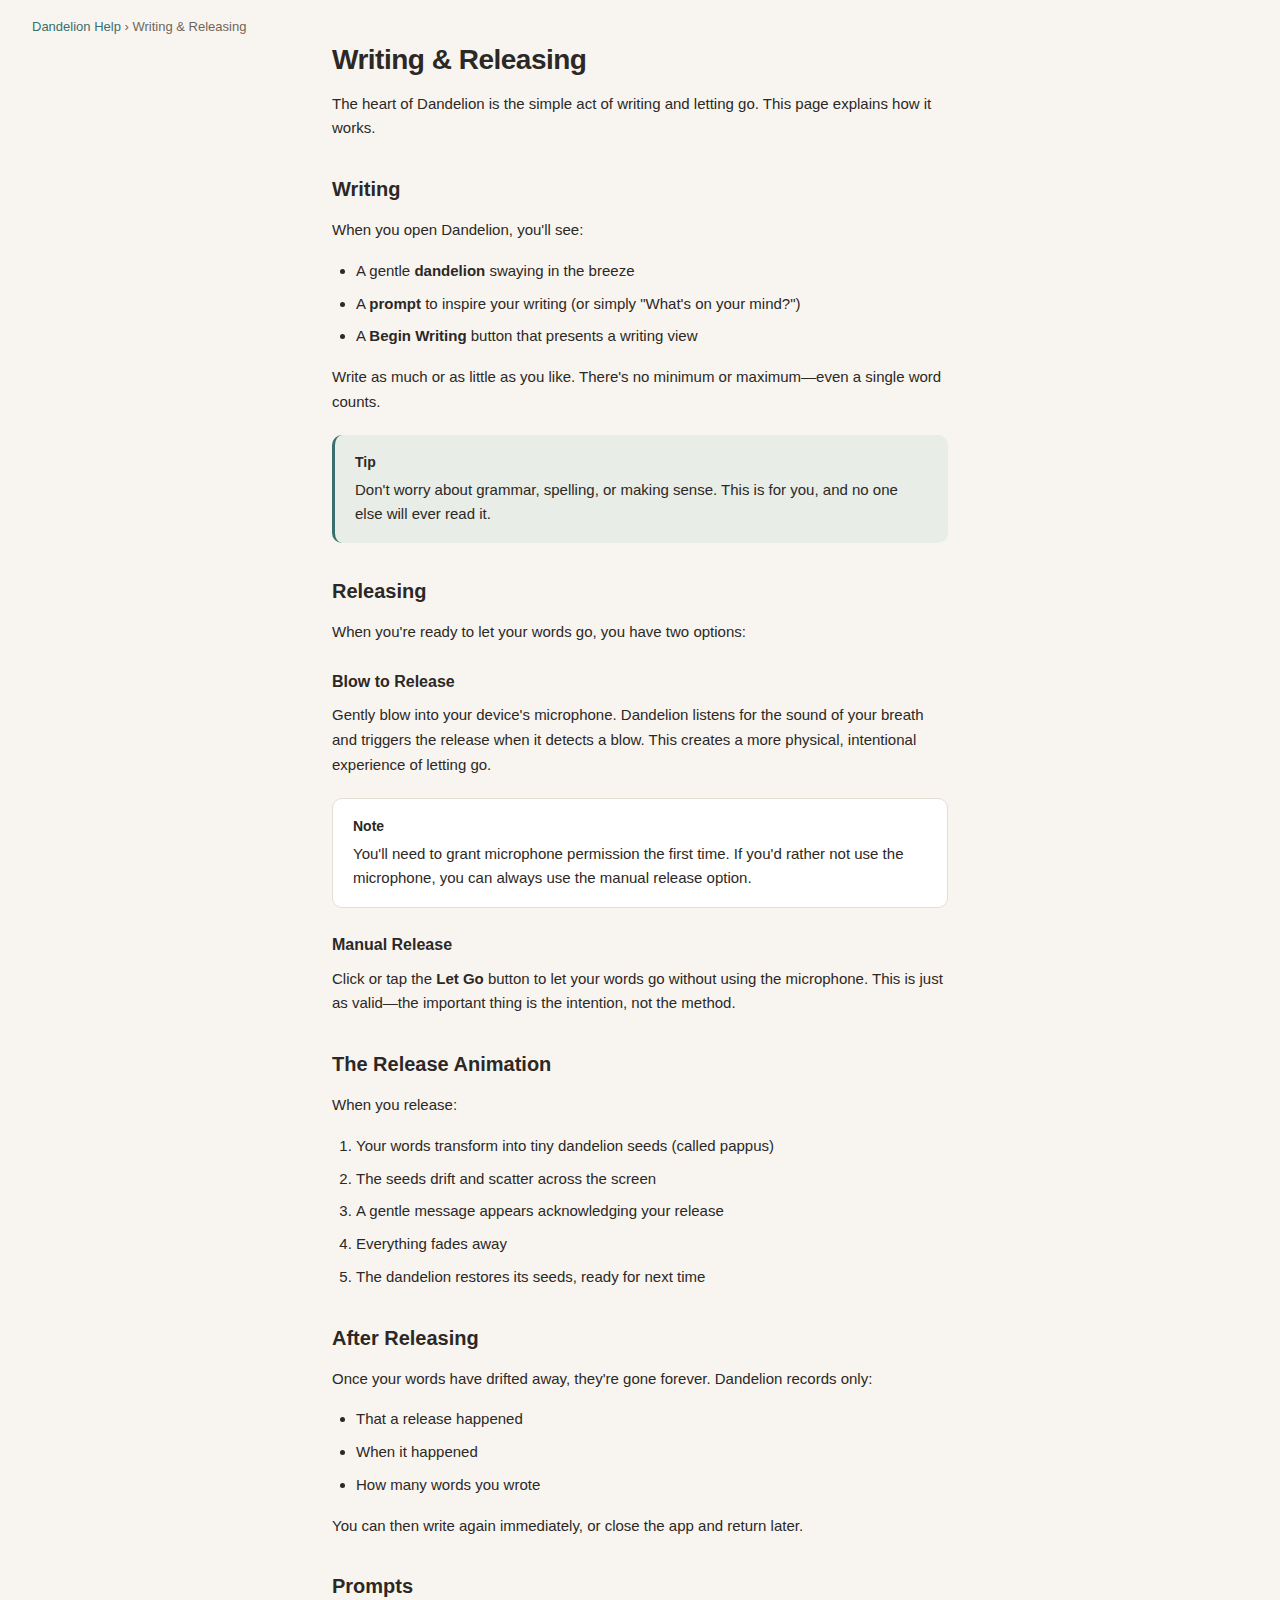
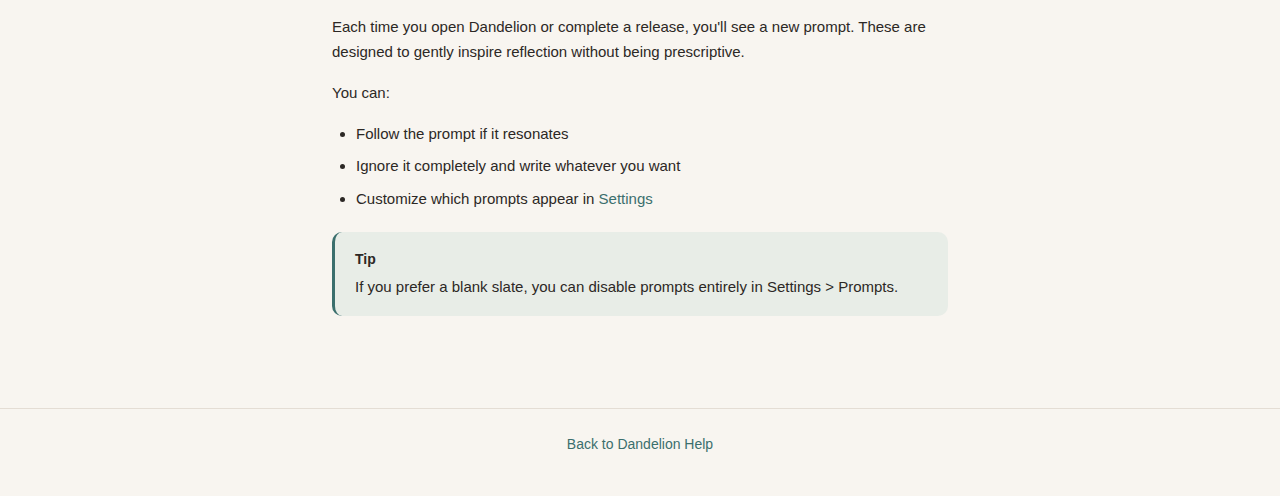
<file: Dandelion/Help/DandelionHelp.help/Contents/Resources/en.lproj/writing.html>
<!DOCTYPE html>
<html lang="en">
<head>
  <meta charset="utf-8">
  <meta name="description" content="Learn how to write and release your thoughts in Dandelion.">
  <title>Writing & Releasing - Dandelion Help</title>
  <link rel="stylesheet" href="styles.css">
</head>
<body>
  <nav class="breadcrumb">
    <a href="index.html">Dandelion Help</a> &rsaquo; Writing & Releasing
  </nav>

  <main>
    <h1>Writing & Releasing</h1>
    <p>The heart of Dandelion is the simple act of writing and letting go. This page explains how it works.</p>

    <h2>Writing</h2>
    <p>When you open Dandelion, you'll see:</p>
    <ul>
      <li>A gentle <strong>dandelion</strong> swaying in the breeze</li>
      <li>A <strong>prompt</strong> to inspire your writing (or simply "What's on your mind?")</li>
      <li>A <strong>Begin Writing</strong> button that presents a writing view</li>
    </ul>
    <p>Write as much or as little as you like. There's no minimum or maximum—even a single word counts.</p>

    <div class="tip">
      <strong>Tip</strong>
      Don't worry about grammar, spelling, or making sense. This is for you, and no one else will ever read it.
    </div>

    <h2>Releasing</h2>
    <p>When you're ready to let your words go, you have two options:</p>

    <h3>Blow to Release</h3>
    <p>Gently blow into your device's microphone. Dandelion listens for the sound of your breath and triggers the release when it detects a blow. This creates a more physical, intentional experience of letting go.</p>

    <div class="note">
      <strong>Note</strong>
      You'll need to grant microphone permission the first time. If you'd rather not use the microphone, you can always use the manual release option.
    </div>

    <h3>Manual Release</h3>
    <p>Click or tap the <strong>Let Go</strong> button to let your words go without using the microphone. This is just as valid—the important thing is the intention, not the method.</p>

    <h2>The Release Animation</h2>
    <p>When you release:</p>
    <ol>
      <li>Your words transform into tiny dandelion seeds (called pappus)</li>
      <li>The seeds drift and scatter across the screen</li>
      <li>A gentle message appears acknowledging your release</li>
      <li>Everything fades away</li>
      <li>The dandelion restores its seeds, ready for next time</li>
    </ol>

    <h2>After Releasing</h2>
    <p>Once your words have drifted away, they're gone forever. Dandelion records only:</p>
    <ul>
      <li>That a release happened</li>
      <li>When it happened</li>
      <li>How many words you wrote</li>
    </ul>
    <p>You can then write again immediately, or close the app and return later.</p>

    <h2>Prompts</h2>
    <p>Each time you open Dandelion or complete a release, you'll see a new prompt. These are designed to gently inspire reflection without being prescriptive.</p>
    <p>You can:</p>
    <ul>
      <li>Follow the prompt if it resonates</li>
      <li>Ignore it completely and write whatever you want</li>
      <li>Customize which prompts appear in <a href="settings.html">Settings</a></li>
    </ul>

    <div class="tip">
      <strong>Tip</strong>
      If you prefer a blank slate, you can disable prompts entirely in Settings &gt; Prompts.
    </div>
  </main>

  <footer>
    <p><a href="index.html">Back to Dandelion Help</a></p>
  </footer>
</body>
</html>
</file>
<file: Dandelion/Help/DandelionHelp.help/Contents/Resources/en.lproj/styles.css>
/* Dandelion Help Styles */

:root {
  color-scheme: light dark;
  --bg: #f8f5f0;
  --card: #ffffff;
  --text: #2c2825;
  --muted: #6e665c;
  --accent: #3b6f6d;
  --border: #e4ddd4;
  --subtle: #9a918a;
}

@media (prefers-color-scheme: dark) {
  :root {
    --bg: #1a1816;
    --card: #252220;
    --text: #f2ede6;
    --muted: #b9b0a5;
    --accent: #7eb2ae;
    --border: #3a332c;
    --subtle: #6e665c;
  }
}

* {
  box-sizing: border-box;
}

body {
  margin: 0;
  padding: 0;
  font: 15px/1.65 -apple-system, BlinkMacSystemFont, "Helvetica Neue", Helvetica, Arial, sans-serif;
  background: var(--bg);
  color: var(--text);
  -webkit-font-smoothing: antialiased;
}

/* Header */
header {
  padding: 40px 32px 24px;
  text-align: center;
}

h1 {
  margin: 0;
  font-size: 32px;
  font-weight: 600;
  letter-spacing: -0.5px;
}

.tagline {
  margin: 8px 0 0;
  font-size: 17px;
  font-style: italic;
  color: var(--muted);
}

/* Navigation breadcrumb */
.breadcrumb {
  padding: 16px 32px 0;
  font-size: 13px;
  color: var(--muted);
}

.breadcrumb a {
  color: var(--accent);
  text-decoration: none;
}

.breadcrumb a:hover {
  text-decoration: underline;
}

/* Intro section */
.intro {
  padding: 0 32px 24px;
  text-align: center;
  max-width: 600px;
  margin: 0 auto;
}

.intro p {
  margin: 0;
  color: var(--muted);
  font-size: 16px;
}

/* Topic grid on index page */
.topic-grid {
  display: grid;
  grid-template-columns: repeat(auto-fit, minmax(200px, 1fr));
  gap: 16px;
  padding: 16px 32px 40px;
  max-width: 800px;
  margin: 0 auto;
}

.topic-card {
  display: block;
  background: var(--card);
  border: 1px solid var(--border);
  border-radius: 12px;
  padding: 20px;
  text-decoration: none;
  color: inherit;
  transition: transform 0.15s ease, box-shadow 0.15s ease;
}

.topic-card:hover {
  transform: translateY(-2px);
  box-shadow: 0 8px 24px rgba(0,0,0,0.08);
}

.topic-card .icon {
  font-size: 28px;
  display: block;
  margin-bottom: 12px;
}

.topic-card h2 {
  margin: 0 0 6px;
  font-size: 17px;
  font-weight: 600;
  color: var(--text);
}

.topic-card p {
  margin: 0;
  font-size: 14px;
  color: var(--muted);
}

/* Content pages */
main {
  padding: 0 32px 48px;
  max-width: 680px;
  margin: 0 auto;
}

main h1 {
  font-size: 28px;
  margin: 0 0 8px;
  text-align: left;
}

main h2 {
  font-size: 20px;
  font-weight: 600;
  margin: 32px 0 12px;
  color: var(--text);
}

main h3 {
  font-size: 16px;
  font-weight: 600;
  margin: 24px 0 8px;
  color: var(--text);
}

main p {
  margin: 0 0 16px;
  color: var(--text);
}

main ul, main ol {
  margin: 0 0 16px;
  padding-left: 24px;
}

main li {
  margin-bottom: 8px;
  color: var(--text);
}

/* Links */
a {
  color: var(--accent);
  text-decoration: none;
}

a:hover {
  text-decoration: underline;
}

/* Keyboard shortcuts */
kbd {
  display: inline-block;
  padding: 3px 8px;
  font-family: -apple-system, BlinkMacSystemFont, monospace;
  font-size: 13px;
  background: var(--card);
  border: 1px solid var(--border);
  border-radius: 6px;
  box-shadow: 0 1px 2px rgba(0,0,0,0.05);
}

/* Shortcut table */
.shortcuts-table {
  width: 100%;
  border-collapse: collapse;
  margin: 16px 0 24px;
}

.shortcuts-table th,
.shortcuts-table td {
  padding: 12px 16px;
  text-align: left;
  border-bottom: 1px solid var(--border);
}

.shortcuts-table th {
  font-weight: 600;
  color: var(--muted);
  font-size: 13px;
  text-transform: uppercase;
  letter-spacing: 0.5px;
}

.shortcuts-table td:first-child {
  width: 50%;
}

/* Info boxes */
.tip, .note, .important {
  padding: 16px 20px;
  border-radius: 10px;
  margin: 20px 0;
}

.tip {
  background: rgba(126, 178, 174, 0.12);
  border-left: 3px solid var(--accent);
}

.note {
  background: var(--card);
  border: 1px solid var(--border);
}

.important {
  background: rgba(200, 160, 100, 0.12);
  border-left: 3px solid #c8a064;
}

.tip strong, .note strong, .important strong {
  display: block;
  margin-bottom: 4px;
  font-size: 14px;
}

/* Feature cards */
.feature-list {
  display: flex;
  flex-direction: column;
  gap: 12px;
  margin: 20px 0;
}

.feature-item {
  display: flex;
  gap: 16px;
  padding: 16px;
  background: var(--card);
  border: 1px solid var(--border);
  border-radius: 10px;
}

.feature-item .icon {
  font-size: 24px;
  flex-shrink: 0;
}

.feature-item h3 {
  margin: 0 0 4px;
  font-size: 15px;
}

.feature-item p {
  margin: 0;
  font-size: 14px;
  color: var(--muted);
}

/* Footer */
footer {
  padding: 24px 32px 40px;
  text-align: center;
  color: var(--muted);
  font-size: 14px;
  border-top: 1px solid var(--border);
  margin-top: 24px;
}

footer p {
  margin: 0;
}

/* Steps */
.steps {
  counter-reset: step;
  list-style: none;
  padding: 0;
  margin: 20px 0;
}

.steps li {
  position: relative;
  padding-left: 48px;
  margin-bottom: 20px;
}

.steps li::before {
  counter-increment: step;
  content: counter(step);
  position: absolute;
  left: 0;
  top: 0;
  width: 32px;
  height: 32px;
  background: var(--accent);
  color: white;
  border-radius: 50%;
  display: flex;
  align-items: center;
  justify-content: center;
  font-weight: 600;
  font-size: 14px;
}

/* Premium badge */
.premium-badge {
  display: inline-block;
  padding: 2px 8px;
  background: linear-gradient(135deg, #c8a064, #a08050);
  color: white;
  font-size: 11px;
  font-weight: 600;
  border-radius: 4px;
  text-transform: uppercase;
  letter-spacing: 0.5px;
  vertical-align: middle;
  margin-left: 8px;
}
</file>
